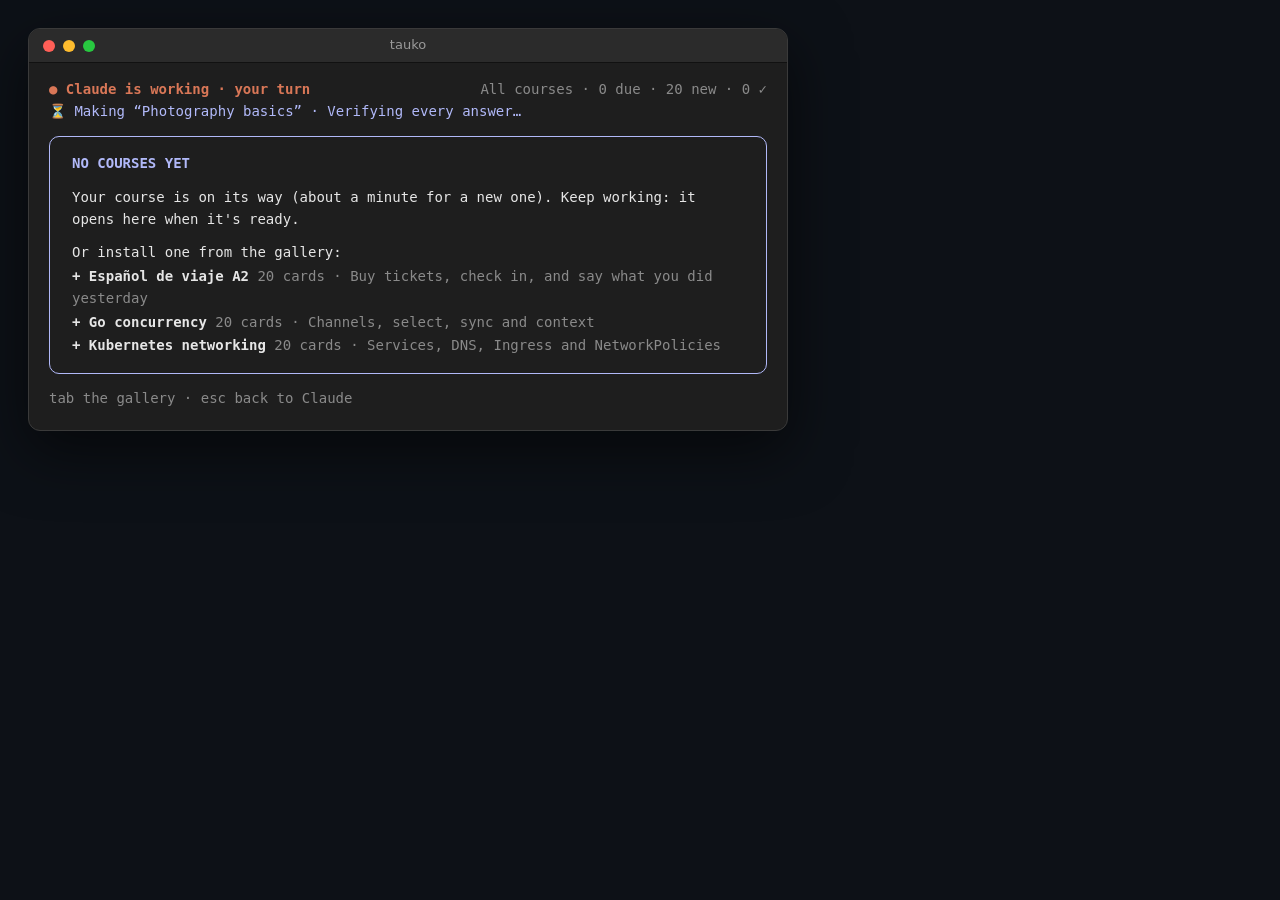
<file: docs/img/src/add.html>
<!doctype html><html><head><meta charset="utf-8"><link rel="stylesheet" href="style.css">
<style>.win{width:760px} .g{margin-top:2px}</style></head><body>
<div class="win">
  <div class="bar"><span class="dot" style="background:#ff5f57"></span><span class="dot" style="background:#febc2e"></span><span class="dot" style="background:#28c840"></span><span class="title">tauko</span></div>
  <div class="right" style="padding:16px 20px 20px">
      <div class="row"><span class="claude b">● Claude is working · your turn</span><span class="dim">All courses · 0 due · 20 new · 0 ✓</span></div>
      <pre class="lav">⏳ Making “Photography basics” · Verifying every answer…</pre>
      <div class="card">
        <div class="lav b">NO COURSES YET</div>
        <div class="spacer"></div>
        <div>Your course is on its way (about a minute for a new one). Keep working: it opens here when it's ready.</div>
        <div class="spacer"></div>
        <div>Or install one from the gallery:</div>
        <div class="g"><span class="b">+ Español de viaje A2</span><span class="dim"> 20 cards · Buy tickets, check in, and say what you did yesterday</span></div>
        <div class="g"><span class="b">+ Go concurrency</span><span class="dim"> 20 cards · Channels, select, sync and context</span></div>
        <div class="g"><span class="b">+ Kubernetes networking</span><span class="dim"> 20 cards · Services, DNS, Ingress and NetworkPolicies</span></div>
      </div>
      <pre class="dim">tab the gallery · esc back to Claude</pre>
  </div>
</div>
</body></html>
</file>
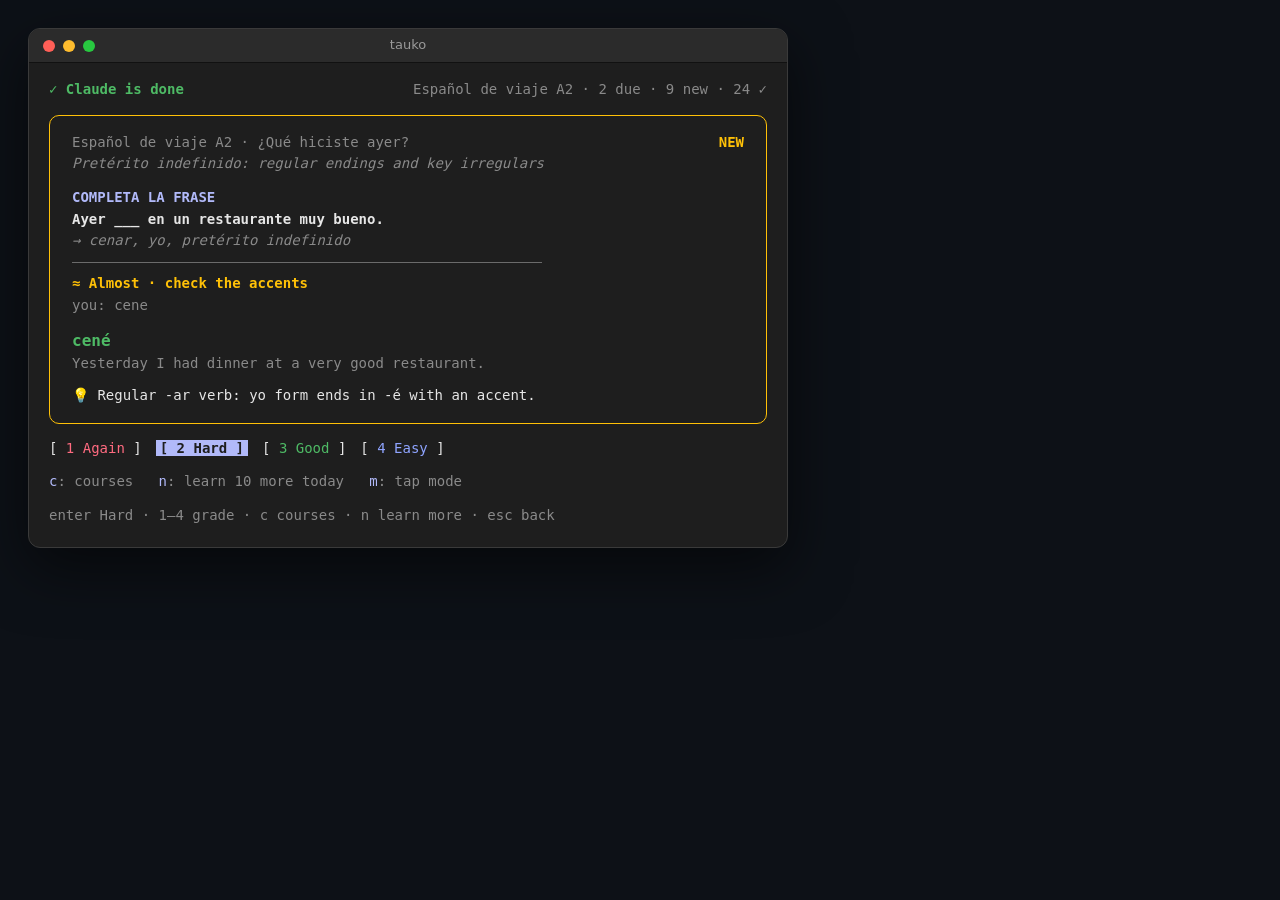
<file: docs/img/src/answer.html>
<!doctype html><html><head><meta charset="utf-8"><link rel="stylesheet" href="style.css">
<style>.win{width:760px}</style></head><body>
<div class="win">
  <div class="bar"><span class="dot" style="background:#ff5f57"></span><span class="dot" style="background:#febc2e"></span><span class="dot" style="background:#28c840"></span><span class="title">tauko</span></div>
  <div class="right" style="padding:16px 20px 20px">
      <div class="row"><span class="green b">✓ Claude is done</span><span class="dim">Español de viaje A2 · 2 due · 9 new · 24 ✓</span></div>
      <div class="card almost">
        <div class="row"><span class="dim">Español de viaje A2 · ¿Qué hiciste ayer?</span><span class="yellow b">NEW</span></div>
        <div class="dim i">Pretérito indefinido: regular endings and key irregulars</div>
        <div class="spacer"></div>
        <div class="lav b">COMPLETA LA FRASE</div>
        <div class="b">Ayer ___ en un restaurante muy bueno.</div>
        <div class="dim i">→ cenar, yo, pretérito indefinido</div>
        <div class="rule"></div>
        <div class="yellow b">≈ Almost · check the accents</div>
        <div class="dim">you: cene</div>
        <div class="spacer"></div>
        <div class="green b" style="font-size:16px">cené</div>
        <div class="dim">Yesterday I had dinner at a very good restaurant.</div>
        <div class="note">💡 Regular -ar verb: yo form ends in -é with an accent.</div>
      </div>
      <pre class="btns"><span>[ <span class="red">1 Again</span> ]</span><span class="primary">[ 2 Hard ]</span><span>[ <span class="green">3 Good</span> ]</span><span>[ <span class="blue">4 Easy</span> ]</span></pre>
      <div class="spacer"></div>
      <pre><span class="lav">c</span><span class="dim">: courses   </span><span class="lav">n</span><span class="dim">: learn 10 more today   </span><span class="lav">m</span><span class="dim">: tap mode</span></pre>
      <div class="spacer"></div>
      <pre class="dim">enter Hard · 1–4 grade · c courses · n learn more · esc back</pre>
  </div>
</div>
</body></html>
</file>
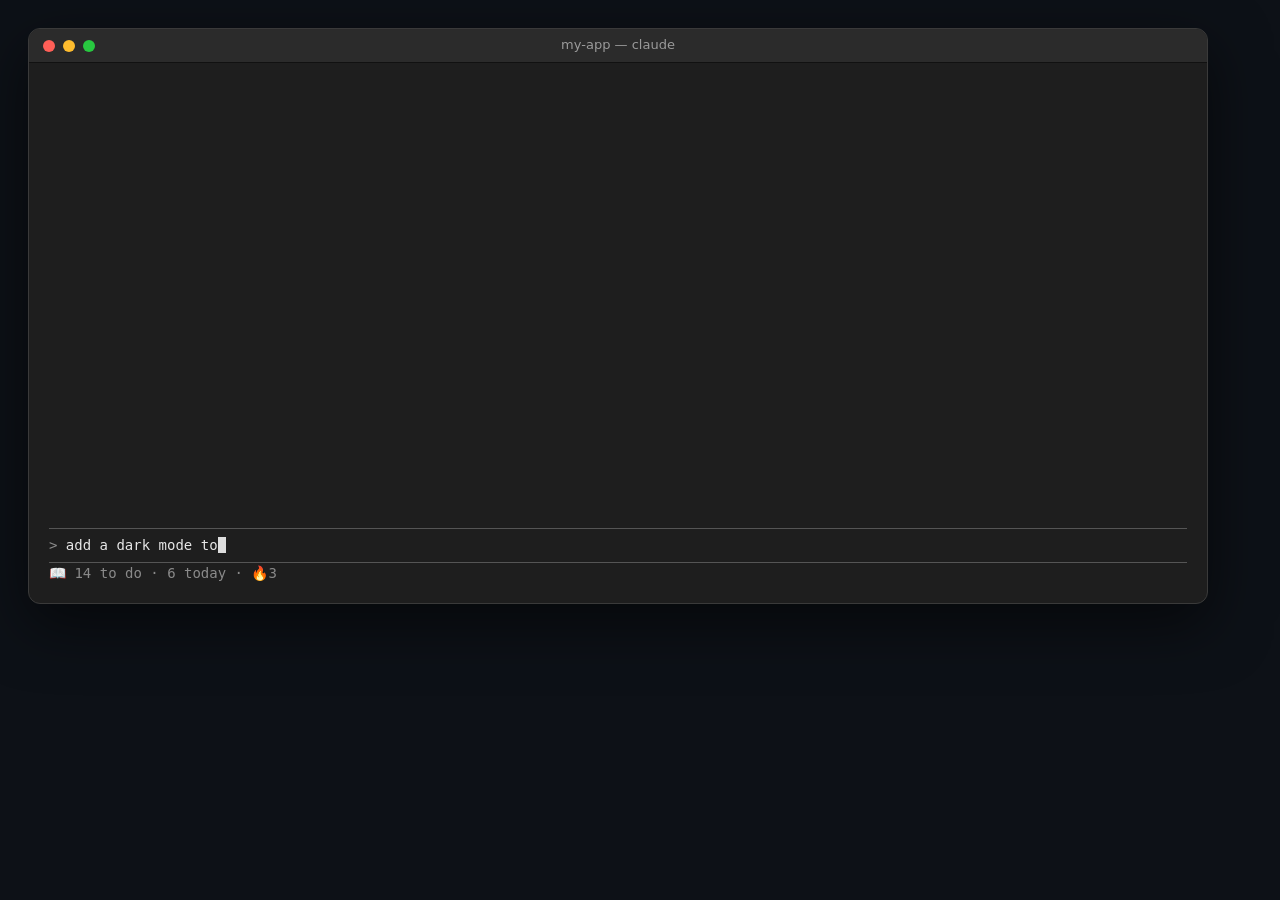
<file: docs/img/src/demo.html>
<!doctype html><html><head><meta charset="utf-8"><link rel="stylesheet" href="style.css">
<style>
  .win { width: 1180px; }
  .split { min-height: 540px; }
  .split.solo { grid-template-columns: 1fr; }
  .split.solo .right { display: none; }
  .split.solo .left { border-right: none; }
  .left pre.log { flex: 1; }
</style></head><body>
<!-- One frame of the README demo GIF per ?f=N; see README.md for how frames become demo.gif. -->
<div class="win">
  <div class="bar"><span class="dot" style="background:#ff5f57"></span><span class="dot" style="background:#febc2e"></span><span class="dot" style="background:#28c840"></span><span class="title">my-app — claude</span></div>
  <div class="split" id="split">
    <div class="left">
      <pre class="log" id="log"></pre>
      <div class="promptbox"><pre id="prompt"></pre></div>
      <pre class="dim">📖 14 to do · 6 today · 🔥3</pre>
    </div>
    <div class="right" id="pane"></div>
  </div>
</div>
<script>
const f = Number(new URLSearchParams(location.search).get('f') || 0)
const ask = 'add a dark mode toggle to the settings page'
const claude = [
  `<span class="dim">&gt;</span> ${ask}\n`,
  `<span class="claude">⏺</span> I'll look at the settings page and the theme setup first.\n`,
  `<span class="claude">⏺</span> <span class="b">Read</span>(src/settings/SettingsPage.tsx)\n  <span class="dim">⎿  Read 128 lines</span>\n`,
  `<span class="claude">⏺</span> <span class="b">Read</span>(src/theme.ts)\n  <span class="dim">⎿  Read 54 lines</span>\n`,
  `<span class="claude">⏺</span> <span class="b">Update</span>(src/theme.ts)\n  <span class="dim">⎿  Updated with 38 additions and 4 removals</span>\n`,
  `<span class="claude">⏺</span> <span class="b">Update</span>(src/settings/SettingsPage.tsx)\n  <span class="dim">⎿  Updated with 21 additions</span>\n`,
  `<span class="claude">⏺</span> Dark mode is in: a toggle under Settings → Appearance,\n  saved for next time. Tests pass.\n`,
]
// How much of Claude's work each frame shows, and what the pane shows.
const frames = [
  { typed: 18 }, { typed: ask.length },
  { log: 1, spin: 'Thinking… (3s)', pane: 'ask', answer: '' },
  { log: 2, spin: 'Reading… (9s)', pane: 'ask', answer: '¿A qué' },
  { log: 3, spin: 'Reading… (14s)', pane: 'ask', answer: '¿A qué hora sale' },
  { log: 3, spin: 'Reading… (18s)', pane: 'ask', answer: '¿A qué hora sale el tren?' },
  { log: 4, spin: 'Brewing… (24s)', pane: 'correct' },
  { log: 5, spin: 'Brewing… (38s)', pane: 'lesson' },
  { log: 7, pane: 'done' },
]
const fr = frames[Math.min(f, frames.length - 1)]

if (fr.typed !== undefined) {
  document.getElementById('split').classList.add('solo')
  document.getElementById('prompt').innerHTML = `<span class="dim">&gt;</span> ${ask.slice(0, fr.typed)}<span class="cursor"> </span>`
} else {
  const spin = fr.spin ? `<span class="claude">✻ ${fr.spin.replace(/\((.*)\)/, '<span class="dim">($1 · esc to interrupt)</span>')}</span>` : `<span class="dim">✻ Brewed for 52s</span>`
  document.getElementById('log').innerHTML = claude.slice(0, fr.log).join('\n') + '\n' + spin
  document.getElementById('prompt').innerHTML = `<span class="dim">&gt;</span> <span class="cursor"> </span>`
}

const busy = fr.pane !== 'done'
const header = (due, nw, done) => `<span class="x">×</span>
  <div class="row">${busy ? '<span class="claude b">● Claude is working · your turn</span>' : '<span class="green b">✓ Claude is done</span>'}<span class="dim" style="margin-right:22px">${due} due · ${nw} new · ${done} ✓</span></div>`
const question = `
  <div class="row"><span class="dim">Español de viaje A2 · En la estación y en el hotel</span><span class="yellow b">NEW</span></div>
  <div class="dim i">Polite requests and questions at the station</div>
  <div class="spacer"></div>
  <div class="lav b">RESPONDE</div>
  <div class="b">How do you ask 'What time does the train leave?' in Spanish?</div>
  <div class="dim i">→ ¿A qué hora...?</div>`
const controls = `<div class="spacer"></div><pre><span class="lav">c</span><span class="dim">: courses   </span><span class="lav">n</span><span class="dim">: learn 10 more today   </span><span class="lav">m</span><span class="dim">: tap mode</span></pre>`

const panes = {
  ask: () => `${header(3, 12, 18)}
    <div class="card">${question}</div>
    <pre class="input"><span class="lav b">›</span>: ${fr.answer}<span class="cursor"> </span>   <span class="dim">⏎ check</span></pre>
    <div class="spacer"></div><pre class="dim">courses (tab)   learn 10 more today   tap mode</pre>
    <div class="spacer"></div><pre class="dim">enter check · esc back to Claude</pre>`,
  correct: () => `${header(3, 12, 18)}
    <div class="card ok">${question}
      <div class="rule"></div>
      <div class="green b">✓ Correct</div>
      <div class="spacer"></div>
      <div class="green b" style="font-size:16px">¿A qué hora sale el tren?</div>
      <div class="note">💡 salir → sale: 'the train leaves'. ¿A qué hora...? asks for a time.</div>
    </div>
    <pre class="btns"><span>[ <span class="red">1 Again</span> ]</span><span>[ <span class="yellow">2 Hard</span> ]</span><span class="primary">[ 3 Good ]</span><span>[ <span class="blue">4 Easy</span> ]</span></pre>
    ${controls}
    <div class="spacer"></div><pre class="dim">enter Good · 1–4 grade · e why · k know it · esc back</pre>`,
  lesson: () => `${header(2, 11, 19)}
    <div class="card">
      <div class="row"><span class="dim">Español de viaje A2 · ¿Qué hiciste ayer?</span><span class="lav b">LESSON</span></div>
      <div class="spacer"></div>
      <div class="lav b">LEARN</div>
      <div class="b">Saying what you did yesterday</div>
      <div class="spacer"></div>
      <div>For finished actions in the past, Spanish uses the pretérito. Regular -ar verbs take -é for 'I': cenar → cené, hablar → hablé. The accent matters: ceno is 'I eat dinner', cené is 'I ate dinner'.</div>
      <div class="spacer"></div>
      <div class="i">“Ayer cené en un restaurante muy bueno.”</div>
      <div class="dim i">Yesterday I had dinner at a very good restaurant.</div>
    </div>
    <pre class="btns"><span class="primary">[ got it → quick check ]</span><span class="dim">e: explain differently</span></pre>
    ${controls}`,
  done: () => `${header(2, 11, 19)}
    <div class="card">
      <div class="row"><span class="dim">Español de viaje A2 · ¿Qué hiciste ayer?</span><span class="lav b">LESSON</span></div>
      <div class="spacer"></div>
      <div class="lav b">LEARN</div>
      <div class="b">Saying what you did yesterday</div>
      <div class="spacer"></div>
      <div>For finished actions in the past, Spanish uses the pretérito. Regular -ar verbs take -é for 'I': cenar → cené, hablar → hablé. The accent matters: ceno is 'I eat dinner', cené is 'I ate dinner'.</div>
      <div class="spacer"></div>
      <div class="i">“Ayer cené en un restaurante muy bueno.”</div>
      <div class="dim i">Yesterday I had dinner at a very good restaurant.</div>
    </div>
    <pre class="yellow b">⌨ ctrl+x tab to answer</pre>
    ${controls}`,
}
if (fr.pane) document.getElementById('pane').innerHTML = panes[fr.pane]()
</script>
</body></html>
</file>
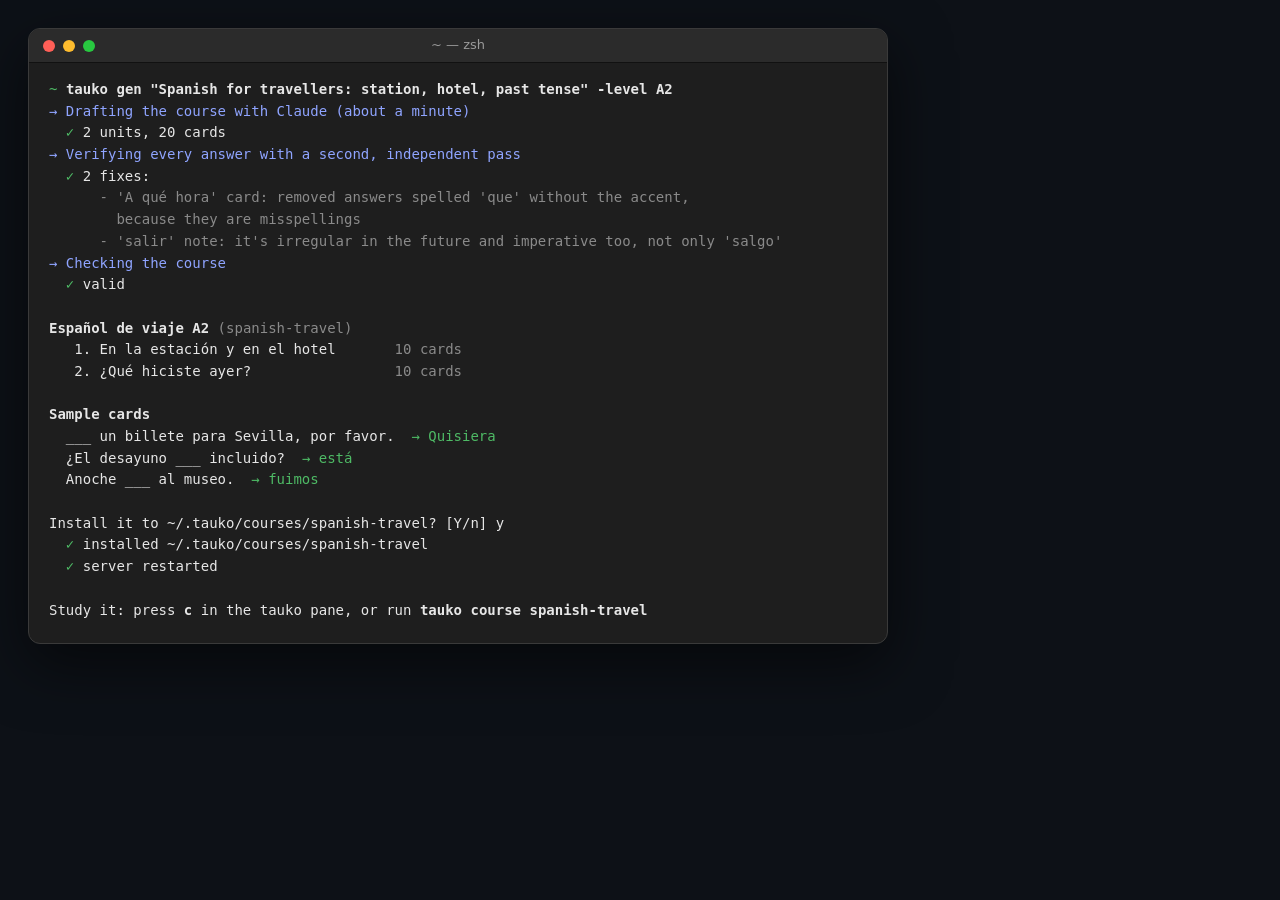
<file: docs/img/src/gen.html>
<!doctype html><html><head><meta charset="utf-8"><link rel="stylesheet" href="style.css">
<style>.win{width:860px}.term{padding:16px 20px 22px}</style></head><body>
<div class="win">
  <div class="bar"><span class="dot" style="background:#ff5f57"></span><span class="dot" style="background:#febc2e"></span><span class="dot" style="background:#28c840"></span><span class="title">~ — zsh</span></div>
<pre class="term"><span class="green">~</span> <span class="b">tauko gen "Spanish for travellers: station, hotel, past tense" -level A2</span>
<span class="blue">→ Drafting the course with Claude (about a minute)</span>
  <span class="green">✓</span> 2 units, 20 cards
<span class="blue">→ Verifying every answer with a second, independent pass</span>
  <span class="green">✓</span> 2 fixes:
      <span class="dim">- 'A qué hora' card: removed answers spelled 'que' without the accent,</span>
      <span class="dim">  because they are misspellings</span>
      <span class="dim">- 'salir' note: it's irregular in the future and imperative too, not only 'salgo'</span>
<span class="blue">→ Checking the course</span>
  <span class="green">✓</span> valid

<span class="b">Español de viaje A2</span> <span class="dim">(spanish-travel)</span>
   1. En la estación y en el hotel       <span class="dim">10 cards</span>
   2. ¿Qué hiciste ayer?                 <span class="dim">10 cards</span>

<span class="b">Sample cards</span>
  ___ un billete para Sevilla, por favor.  <span class="green">→ Quisiera</span>
  ¿El desayuno ___ incluido?  <span class="green">→ está</span>
  Anoche ___ al museo.  <span class="green">→ fuimos</span>

Install it to ~/.tauko/courses/spanish-travel? [Y/n] y
  <span class="green">✓</span> installed ~/.tauko/courses/spanish-travel
  <span class="green">✓</span> server restarted

Study it: press <span class="b">c</span> in the tauko pane, or run <span class="b">tauko course spanish-travel</span></pre>
</div>
</body></html>
</file>
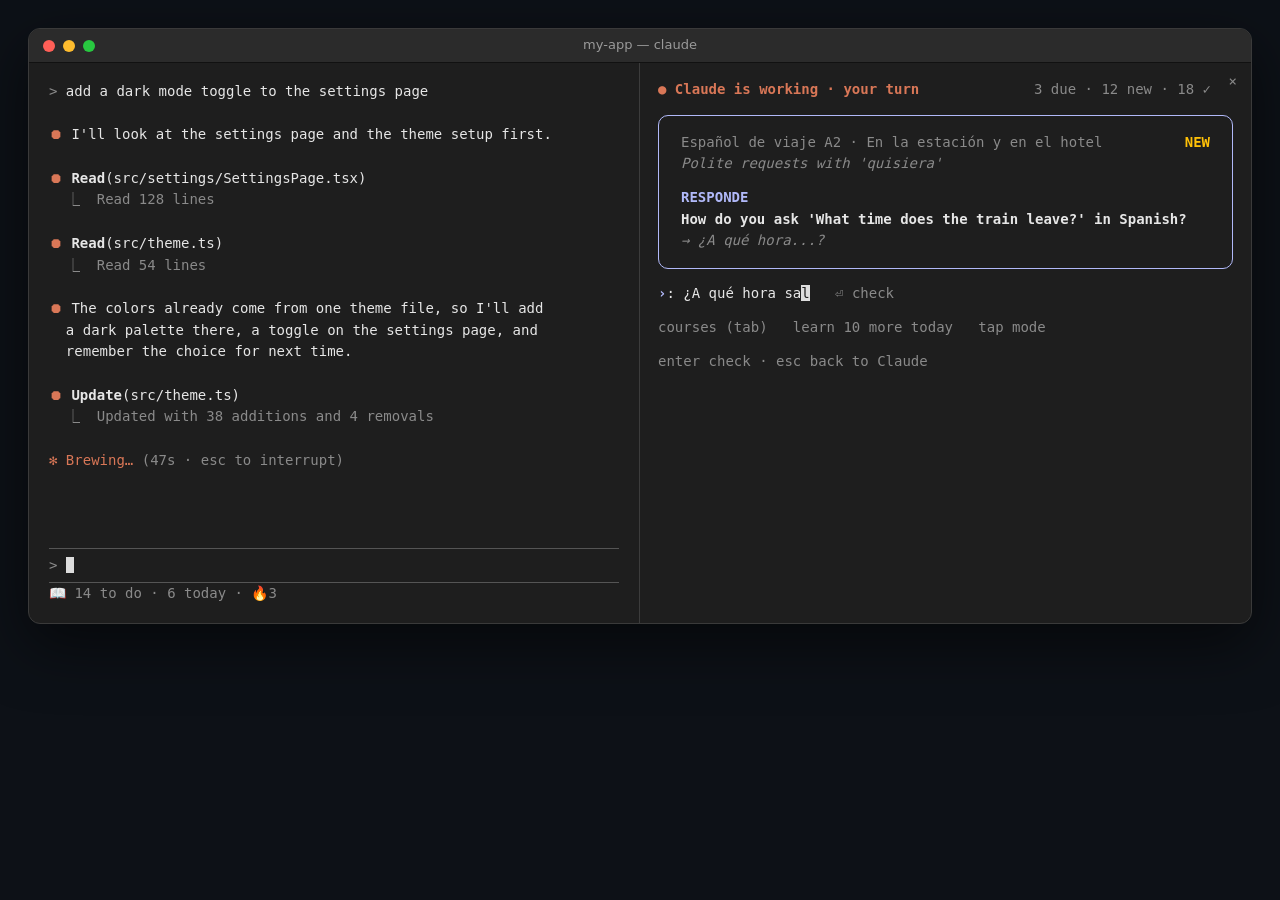
<file: docs/img/src/hero.html>
<!doctype html><html><head><meta charset="utf-8"><link rel="stylesheet" href="style.css"></head><body>
<div class="win">
  <div class="bar"><span class="dot" style="background:#ff5f57"></span><span class="dot" style="background:#febc2e"></span><span class="dot" style="background:#28c840"></span><span class="title">my-app — claude</span></div>
  <div class="split">
    <div class="left">
<pre><span class="dim">&gt;</span> add a dark mode toggle to the settings page

<span class="claude">⏺</span> I'll look at the settings page and the theme setup first.

<span class="claude">⏺</span> <span class="b">Read</span>(src/settings/SettingsPage.tsx)
  <span class="dim">⎿  Read 128 lines</span>

<span class="claude">⏺</span> <span class="b">Read</span>(src/theme.ts)
  <span class="dim">⎿  Read 54 lines</span>

<span class="claude">⏺</span> The colors already come from one theme file, so I'll add
  a dark palette there, a toggle on the settings page, and
  remember the choice for next time.

<span class="claude">⏺</span> <span class="b">Update</span>(src/theme.ts)
  <span class="dim">⎿  Updated with 38 additions and 4 removals</span>

<span class="claude">✻ Brewing… <span class="dim">(47s · esc to interrupt)</span></span></pre>
      <div class="promptbox"><pre><span class="dim">&gt;</span> <span class="cursor"> </span></pre></div>
      <pre class="dim">📖 14 to do · 6 today · 🔥3</pre>
    </div>
    <div class="right">
      <span class="x">×</span>
      <div class="row"><span class="claude b">● Claude is working · your turn</span><span class="dim" style="margin-right:22px">3 due · 12 new · 18 ✓</span></div>
      <div class="card">
        <div class="row"><span class="dim">Español de viaje A2 · En la estación y en el hotel</span><span class="yellow b">NEW</span></div>
        <div class="dim i">Polite requests with 'quisiera'</div>
        <div class="spacer"></div>
        <div class="lav b">RESPONDE</div>
        <div class="b">How do you ask 'What time does the train leave?' in Spanish?</div>
        <div class="dim i">→ ¿A qué hora...?</div>
      </div>
      <pre class="input"><span class="lav b">›</span>: ¿A qué hora sa<span class="cursor">l</span>   <span class="dim">⏎ check</span></pre>
      <div class="spacer"></div>
      <pre class="dim">courses (tab)   learn 10 more today   tap mode</pre>
      <div class="spacer"></div>
      <pre class="dim">enter check · esc back to Claude</pre>
    </div>
  </div>
</div>
</body></html>
</file>
<file: docs/img/src/style.css>
:root {
  --bg: #1e1e1e; --chrome: #2b2b2b; --text: #e6e6e6; --dim: #8a8a8a;
  --claude: #d97757; --lav: #b1b9f9; --green: #4eba65; --yellow: #ffc107; --red: #ff6b80; --blue: #8fa4ff;
}
* { box-sizing: border-box; margin: 0; padding: 0; }
body { background: #0d1117; padding: 28px; font-family: "SF Mono", Menlo, Monaco, monospace; font-size: 14px; line-height: 1.55; color: var(--text); }
.win { background: var(--bg); border-radius: 12px; overflow: hidden; box-shadow: 0 20px 60px rgba(0,0,0,.55); border: 1px solid #3a3a3a; }
.bar { height: 34px; background: var(--chrome); display: flex; align-items: center; padding: 0 14px; gap: 8px; border-bottom: 1px solid #111; }
.dot { width: 12px; height: 12px; border-radius: 50%; }
.title { flex: 1; text-align: center; color: #9a9a9a; font-family: -apple-system, system-ui, sans-serif; font-size: 13px; margin-right: 60px; }
.split { display: grid; grid-template-columns: 1fr 1fr; min-height: 560px; }
.left { padding: 18px 20px; border-right: 1px solid #3c3c3c; display: flex; flex-direction: column; }
.right { padding: 16px 18px; position: relative; }
.x { position: absolute; right: 14px; top: 8px; color: var(--dim); }
pre { white-space: pre-wrap; font: inherit; }
.dim { color: var(--dim); } .b { font-weight: 700; } .i { font-style: italic; }
.claude { color: var(--claude); } .lav { color: var(--lav); } .green { color: var(--green); }
.yellow { color: var(--yellow); } .red { color: var(--red); } .blue { color: var(--blue); }
.row { display: flex; justify-content: space-between; gap: 12px; }
.card { border: 1.5px solid var(--lav); border-radius: 10px; padding: 16px 22px; margin: 14px 0; }
.card.ok { border-color: var(--green); }
.card.almost { border-color: var(--yellow); }
.rule { border-top: 1.5px solid #6b6b6b; margin: 10px 0; width: 70%; }
.note { margin-top: 10px; }
.input { margin-top: 4px; }
.cursor { background: #ddd; color: #1e1e1e; }
.btns > span { margin-right: 14px; }
.primary { background: var(--lav); color: #1e1e1e; font-weight: 700; padding: 0 4px; }
.promptbox { margin-top: auto; border-top: 1px solid #555; border-bottom: 1px solid #555; padding: 6px 0; }
.spacer { height: 12px; }
</file>
